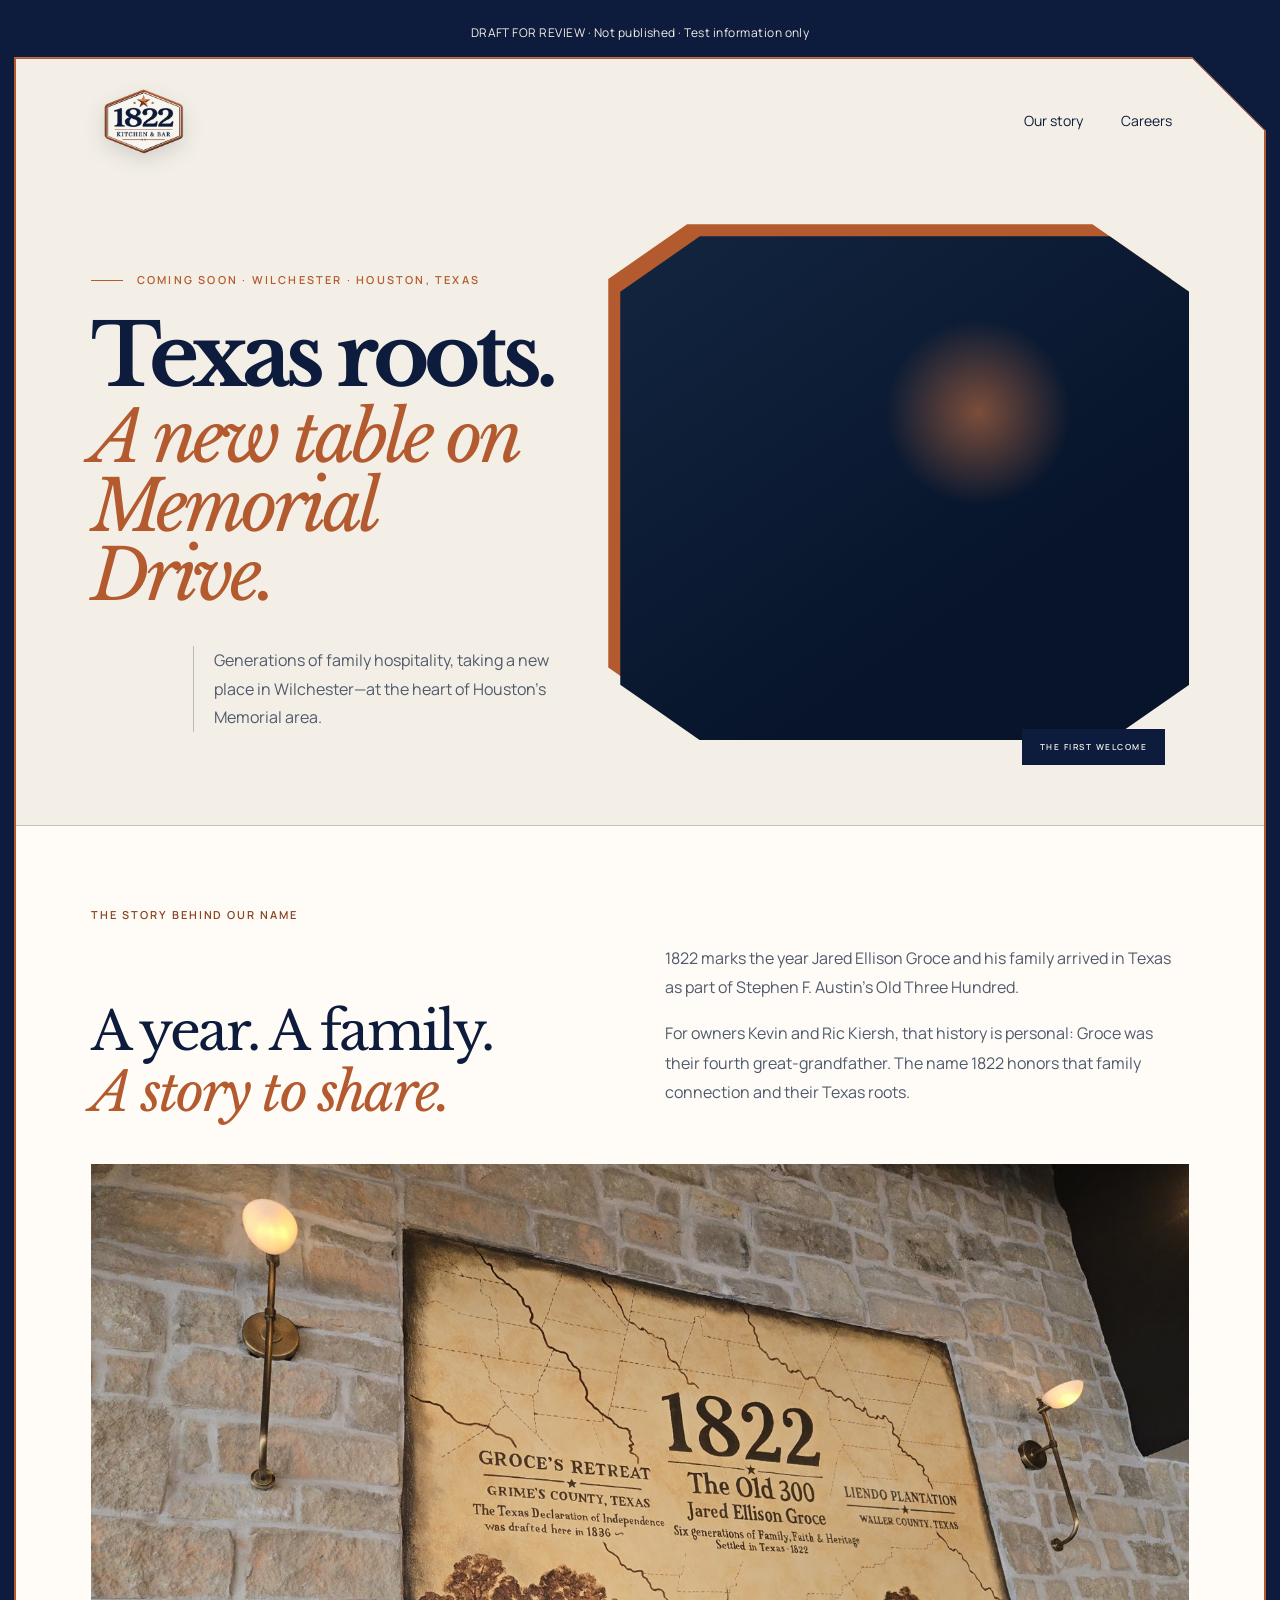
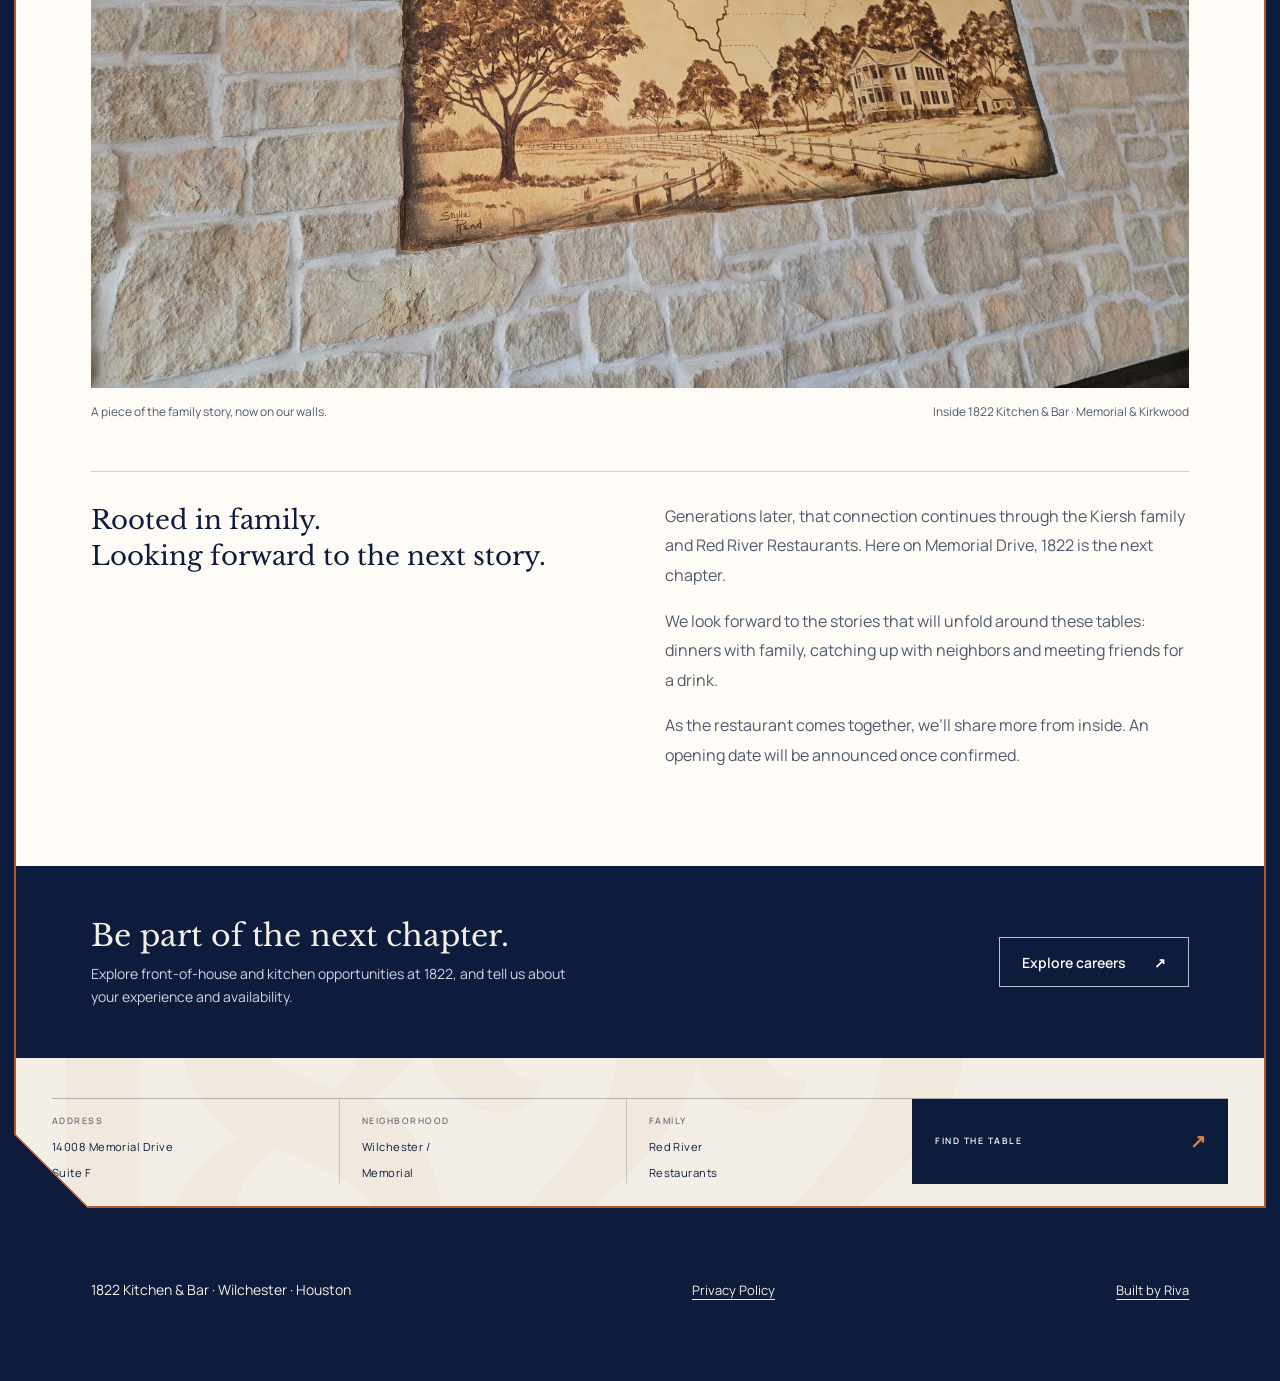
<file: index.html>
<!doctype html>
<html lang="en">
<head>
  <meta charset="utf-8">
  <meta name="viewport" content="width=device-width, initial-scale=1">
  <meta name="theme-color" content="#f3efe6">
  <meta name="description" content="1822 Kitchen & Bar is coming soon to Wilchester on Memorial Drive in Houston, Texas.">
  <meta name="robots" content="index, follow, max-image-preview:large">
  <title>1822 Kitchen & Bar | Coming to Wilchester</title>
  <link rel="canonical" href="https://1822kitchenandbar.com/">
  <link rel="icon" href="/favicon.ico" sizes="16x16 32x32 48x48" type="image/x-icon">
  <link rel="icon" href="/assets/brand/favicon-16-v1.png" sizes="16x16" type="image/png">
  <link rel="icon" href="/assets/brand/favicon-32-v1.png" sizes="32x32" type="image/png">
  <link rel="icon" href="/assets/brand/favicon-48-v1.png" sizes="48x48" type="image/png">
  <link rel="apple-touch-icon" href="/apple-touch-icon.png" sizes="180x180">
  <link rel="manifest" href="/site.webmanifest">
  <meta property="og:type" content="website">
  <meta property="og:site_name" content="1822 Kitchen & Bar">
  <meta property="og:title" content="1822 Kitchen & Bar | Coming to Wilchester">
  <meta property="og:description" content="Texas roots. A new table on Memorial Drive, coming soon to Wilchester in Houston.">
  <meta property="og:url" content="https://1822kitchenandbar.com/">
  <meta property="og:image" content="https://1822kitchenandbar.com/assets/brand/1822-share-v1.png">
  <meta property="og:image:secure_url" content="https://1822kitchenandbar.com/assets/brand/1822-share-v1.png">
  <meta property="og:image:type" content="image/png">
  <meta property="og:image:width" content="1200">
  <meta property="og:image:height" content="630">
  <meta property="og:image:alt" content="1822 Kitchen & Bar's approved badge on a navy background">
  <meta property="og:locale" content="en_US">
  <meta name="twitter:card" content="summary_large_image">
  <meta name="twitter:title" content="1822 Kitchen & Bar | Coming to Wilchester">
  <meta name="twitter:description" content="Texas roots. A new table on Memorial Drive, coming soon to Wilchester in Houston.">
  <meta name="twitter:image" content="https://1822kitchenandbar.com/assets/brand/1822-share-v1.png">
  <meta name="twitter:image:alt" content="1822 Kitchen & Bar's approved badge on a navy background">
  <link rel="preconnect" href="https://fonts.googleapis.com">
  <link rel="preconnect" href="https://fonts.gstatic.com" crossorigin>
  <link href="https://fonts.googleapis.com/css2?family=Libre+Baskerville:ital,wght@0,400;0,700;1,400&family=Manrope:wght@400;500;600&display=swap" rel="stylesheet">
  <link rel="stylesheet" href="styles.css">
  <link rel="stylesheet" href="site-updates.css">
  <script defer src="site-config.js"></script>
  <script defer src="site.js"></script>
  <script type="application/ld+json">
    {
      "@context": "https://schema.org",
      "@type": "Restaurant",
      "@id": "https://1822kitchenandbar.com/#restaurant",
      "name": "1822 Kitchen & Bar",
      "url": "https://1822kitchenandbar.com/",
      "description": "1822 Kitchen & Bar is coming soon to Wilchester on Memorial Drive in Houston, Texas.",
      "logo": "https://1822kitchenandbar.com/assets/brand/primary-badge-web.png",
      "image": "https://1822kitchenandbar.com/hostess-stand.jpg",
      "address": {
        "@type": "PostalAddress",
        "streetAddress": "14008 Memorial Drive, Suite F",
        "addressLocality": "Houston",
        "addressRegion": "TX",
        "postalCode": "77079",
        "addressCountry": "US"
      },
      "parentOrganization": {
        "@type": "Organization",
        "name": "Red River Restaurants",
        "url": "https://redriverrestaurants.com/"
      }
    }
  </script>
</head>
<body>
  <a class="skip" href="#main">Skip to content</a>

  <main class="stage long-page" id="main">
    <header class="masthead">
      <a class="brand" href="#main" aria-label="1822 Kitchen & Bar home">
        <img src="assets/brand/header-badge-v1.webp" alt="1822 Kitchen & Bar" width="400" height="240">
      </a>
      <nav class="site-nav" aria-label="Main navigation"><a href="#story">Our story</a><a href="careers/">Careers</a></nav>
    </header>

    <section class="hero" aria-labelledby="headline">
      <div class="hero-copy">
        <p class="edition">Coming soon · Wilchester · Houston, Texas</p>
        <h1 id="headline"><span>Texas roots.</span><strong>A new table on<br>Memorial Drive.</strong></h1>
        <p class="intro">Generations of family hospitality, taking a new place in Wilchester—at the heart of Houston’s Memorial area.</p>
      </div>

      <div class="portrait" data-portrait>
        <div class="portrait-surface">
          <img src="hostess-stand.jpg" alt="The 1822 Kitchen & Bar host stand in Wilchester, Houston" width="911" height="584" fetchpriority="high" data-hostess-photo>
        </div>
        <p class="photo-note">The first welcome</p>
      </div>
    </section>

    <section class="story" id="story" aria-labelledby="story-heading">
      <p class="section-label">The story behind our name</p>
      <div class="story-heading">
        <h2 class="editorial-heading" id="story-heading">A year. A family.<br><em>A story to share.</em></h2>
        <div class="body-copy"><p>1822 marks the year Jared Ellison Groce and his family arrived in Texas as part of Stephen F. Austin’s Old Three Hundred.</p><p>For owners Kevin and Ric Kiersh, that history is personal: Groce was their fourth great-grandfather. The name 1822 honors that family connection and their Texas roots.</p></div>
      </div>
      <figure class="mural"><img src="assets/photos/mural-1600.jpg" srcset="assets/photos/mural-800.jpg 800w, assets/photos/mural-1600.jpg 1600w" sizes="(max-width: 600px) calc(100vw - 64px), 88vw" alt="The 1822 family-history mural on a stone wall, showing a Texas map and the name Jared Ellison Groce" width="1600" height="1200" loading="lazy" decoding="async"><figcaption><span>A piece of the family story, now on our walls.</span><span>Inside 1822 Kitchen &amp; Bar · Memorial &amp; Kirkwood</span></figcaption></figure>
      <div class="story-closing"><h3>Rooted in family.<br>Looking forward to the next story.</h3><div class="body-copy"><p>Generations later, that connection continues through the Kiersh family and Red River Restaurants. Here on Memorial Drive, 1822 is the next chapter.</p><p>We look forward to the stories that will unfold around these tables: dinners with family, catching up with neighbors and meeting friends for a drink.</p><p>As the restaurant comes together, we’ll share more from inside. An opening date will be announced once confirmed.</p></div></div>
    </section>
    <section class="careers-strip" aria-labelledby="team-heading"><div><h2 id="team-heading">Be part of the next chapter.</h2><p>Explore front-of-house and kitchen opportunities at 1822, and tell us about your experience and availability.</p></div><a class="button" href="careers/">Explore careers <span aria-hidden="true">↗</span></a></section>
    <footer class="information" style="margin-top:40px">
      <div><span>Address</span><strong>14008 Memorial Drive<br>Suite F</strong></div>
      <div><span>Neighborhood</span><strong>Wilchester /<br>Memorial</strong></div>
      <div><span>Family</span><strong>Red River<br>Restaurants</strong></div>
      <a href="https://maps.google.com/?q=14008+Memorial+Drive+Suite+F+Houston+TX+77079" target="_blank" rel="noopener">
        <span>Find the table</span><b>↗</b>
      </a>
    </footer>
  </main>

<footer class="site-footer" style="color:var(--paper)"><div class="footer-bottom"><p>1822 Kitchen &amp; Bar · Wilchester · Houston</p><a href="https://redriverrestaurants.com/privacy-policy/">Privacy Policy</a><a href="https://rivastrategies.com/">Built by Riva</a></div></footer>
  <script src="script.js"></script>
  <script defer src="analytics-events.js"></script>
</body>
</html>
</file>
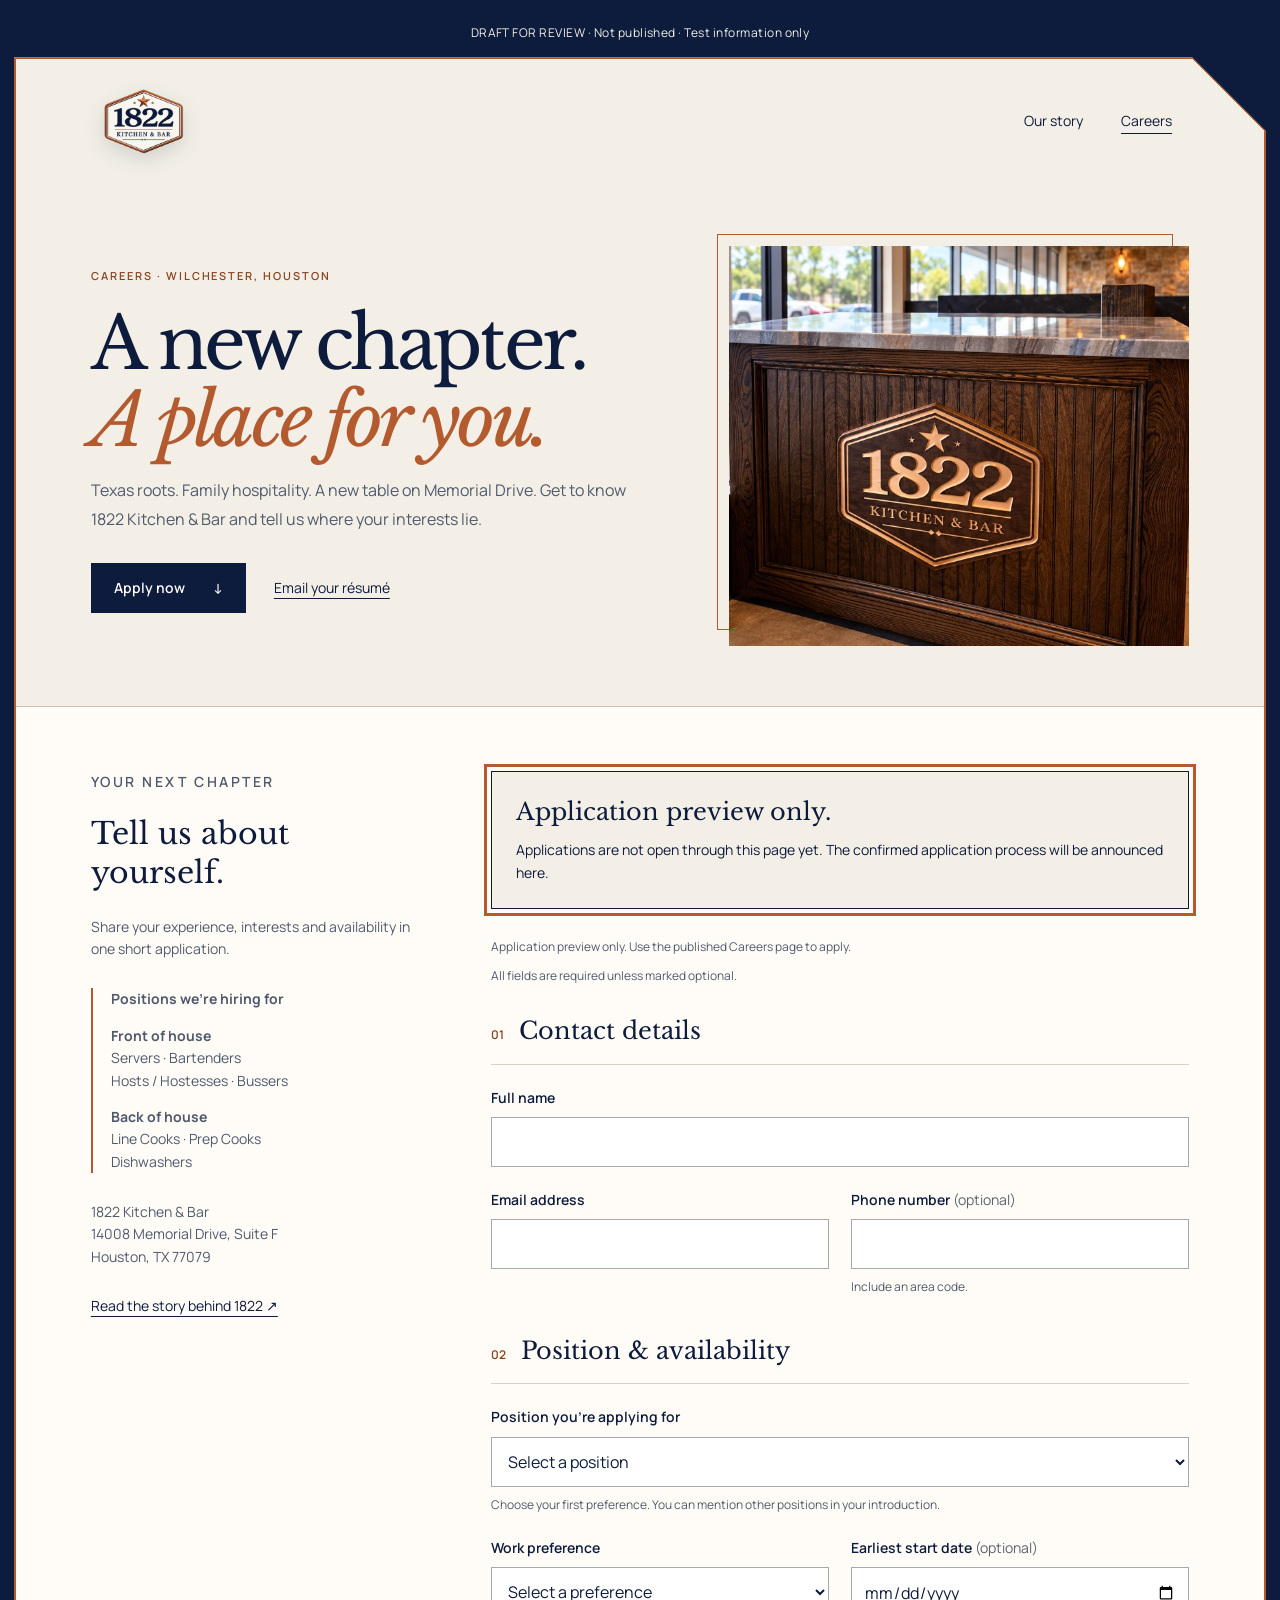
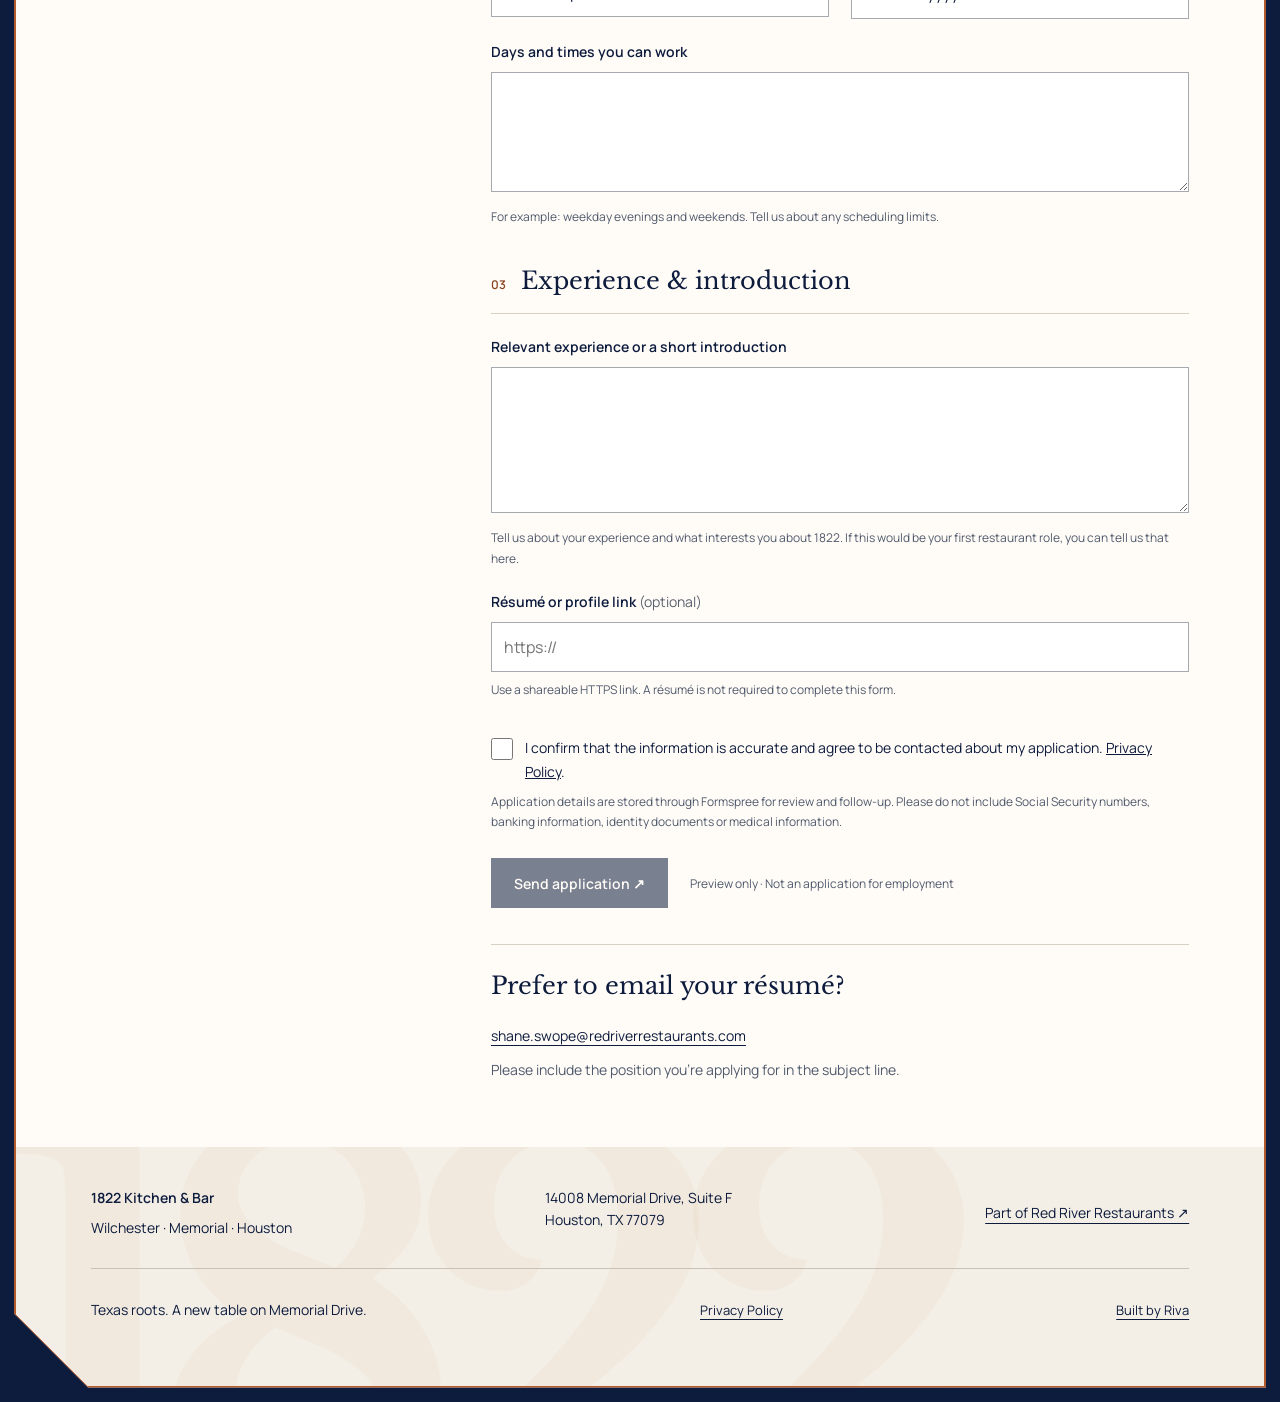
<file: careers/index.html>
<!doctype html>
<html lang="en">
<head>
  <meta charset="utf-8">
  <meta name="viewport" content="width=device-width, initial-scale=1">
  <meta name="theme-color" content="#f3efe6">
  <meta name="robots" content="index, follow, max-image-preview:large">
  <meta name="description" content="Explore careers at 1822 Kitchen & Bar in Wilchester, Houston. Share your interests, experience and availability.">
  <title>Careers | 1822 Kitchen & Bar</title>
  <link rel="canonical" href="https://1822kitchenandbar.com/careers/">
  <link rel="icon" href="/favicon.ico" sizes="16x16 32x32 48x48" type="image/x-icon">
  <link rel="icon" href="/assets/brand/favicon-16-v1.png" sizes="16x16" type="image/png">
  <link rel="icon" href="/assets/brand/favicon-32-v1.png" sizes="32x32" type="image/png">
  <link rel="icon" href="/assets/brand/favicon-48-v1.png" sizes="48x48" type="image/png">
  <link rel="apple-touch-icon" href="/apple-touch-icon.png" sizes="180x180">
  <link rel="manifest" href="/site.webmanifest">
  <meta property="og:type" content="website">
  <meta property="og:site_name" content="1822 Kitchen & Bar">
  <meta property="og:title" content="Careers | 1822 Kitchen & Bar">
  <meta property="og:description" content="Join the 1822 team in Wilchester, Houston. Explore front-of-house and kitchen roles and apply online.">
  <meta property="og:url" content="https://1822kitchenandbar.com/careers/">
  <meta property="og:image" content="https://1822kitchenandbar.com/assets/brand/1822-share-v1.png">
  <meta property="og:image:secure_url" content="https://1822kitchenandbar.com/assets/brand/1822-share-v1.png">
  <meta property="og:image:type" content="image/png">
  <meta property="og:image:width" content="1200">
  <meta property="og:image:height" content="630">
  <meta property="og:image:alt" content="1822 Kitchen & Bar's approved badge on a navy background">
  <meta property="og:locale" content="en_US">
  <meta name="twitter:card" content="summary_large_image">
  <meta name="twitter:title" content="Careers | 1822 Kitchen & Bar">
  <meta name="twitter:description" content="Join the 1822 team in Wilchester, Houston. Explore front-of-house and kitchen roles and apply online.">
  <meta name="twitter:image" content="https://1822kitchenandbar.com/assets/brand/1822-share-v1.png">
  <meta name="twitter:image:alt" content="1822 Kitchen & Bar's approved badge on a navy background">
  <link rel="preconnect" href="https://fonts.googleapis.com">
  <link rel="preconnect" href="https://fonts.gstatic.com" crossorigin>
  <link href="https://fonts.googleapis.com/css2?family=Libre+Baskerville:ital,wght@0,400;0,700;1,400&amp;family=Manrope:wght@400;500;600&amp;display=swap" rel="stylesheet">
  <link rel="stylesheet" href="../styles.css">
  <link rel="stylesheet" href="../site-updates.css">
  <script defer src="../site-config.js"></script>
  <script defer src="../site.js"></script>
  <script defer src="../analytics-events.js"></script>
  <script defer src="careers.js"></script>
</head>
<body>
  <a class="skip" href="#main">Skip to content</a>
  <div class="stage long-page">
    <header class="masthead">
      <a class="brand" href="../" aria-label="1822 Kitchen & Bar home"><img src="../assets/brand/header-badge-v1.webp" alt="1822 Kitchen & Bar" width="400" height="240"></a>
      <nav class="site-nav" aria-label="Main navigation"><a href="../#story">Our story</a><a href="./" aria-current="page">Careers</a></nav>
    </header>
    <main id="main">
      <section class="careers-hero" aria-labelledby="careers-title">
        <div>
          <p class="section-label">Careers · Wilchester, Houston</p>
          <h1 id="careers-title">A new chapter.<em>A place for you.</em></h1>
          <p class="body-copy">Texas roots. Family hospitality. A new table on Memorial Drive. Get to know 1822 Kitchen &amp; Bar and tell us where your interests lie.</p>
          <div class="hero-links"><a class="button" href="#application-form">Apply now <span aria-hidden="true">↓</span></a><a class="text-link" href="#resume-email-heading">Email your résumé</a></div>
        </div>
        <figure class="careers-photo"><img src="../hostess-stand.jpg" width="911" height="584" alt="The 1822 Kitchen & Bar host stand, with the restaurant badge above it"></figure>
      </section>
      <section class="application-section" id="application" aria-labelledby="application-heading">
        <aside class="application-sidebar">
          <p class="section-label">Your next chapter</p>
          <h2 id="application-heading">Tell us about yourself.</h2>
          <p>Share your experience, interests and availability in one short application.</p>
          <div class="status-note"><p><strong>Positions we're hiring for</strong></p><p><strong>Front of house</strong><br>Servers · Bartenders<br>Hosts / Hostesses · Bussers</p><p><strong>Back of house</strong><br>Line Cooks · Prep Cooks<br>Dishwashers</p></div>
          <p>1822 Kitchen &amp; Bar<br>14008 Memorial Drive, Suite F<br>Houston, TX 77079</p>
          <a class="text-link" href="../#story">Read the story behind 1822 ↗</a>
        </aside>
        <div>
          <div id="form-feedback" class="form-feedback" tabindex="-1" role="status" aria-live="polite" hidden></div>
          <form id="application-form" class="application-form" method="post" tabindex="-1" novalidate>
            <p class="form-note" id="draft-form-note" hidden></p>
            <p class="form-note">All fields are required unless marked optional.</p>
            <fieldset style="margin-top:28px">
              <legend><span class="step-number">01</span>Contact details</legend>
              <div class="form-grid">
                <div class="field field-full"><label for="full-name">Full name</label><input id="full-name" name="name" autocomplete="name" maxlength="120" required></div>
                <div class="field"><label for="email">Email address</label><input id="email" name="email" type="email" autocomplete="email" inputmode="email" maxlength="254" required></div>
                <div class="field"><label for="phone">Phone number <span>(optional)</span></label><input id="phone" name="phone" type="tel" autocomplete="tel" inputmode="tel" maxlength="30" aria-describedby="phone-help"><small id="phone-help">Include an area code.</small></div>
              </div>
            </fieldset>
            <fieldset>
              <legend><span class="step-number">02</span>Position &amp; availability</legend>
              <div class="form-grid">
                <div class="field field-full"><label for="interest">Position you're applying for</label><select id="interest" name="position" required aria-describedby="interest-help"><option value="">Select a position</option><option>Server</option><option>Bartender</option><option>Host / Hostess</option><option>Busser</option><option>Line Cook</option><option>Prep Cook</option><option>Dishwasher</option></select><small id="interest-help">Choose your first preference. You can mention other positions in your introduction.</small></div>
                <div class="field"><label for="work-preference">Work preference</label><select id="work-preference" name="work_preference" required><option value="">Select a preference</option><option>Full-time</option><option>Part-time</option><option>Either / open to discussion</option></select></div>
                <div class="field"><label for="start-date">Earliest start date <span>(optional)</span></label><input id="start-date" name="earliest_start_date" type="date"></div>
                <div class="field field-full"><label for="availability">Days and times you can work</label><textarea id="availability" name="availability" rows="3" maxlength="800" required aria-describedby="availability-help"></textarea><small id="availability-help">For example: weekday evenings and weekends. Tell us about any scheduling limits.</small></div>
              </div>
            </fieldset>
            <fieldset>
              <legend><span class="step-number">03</span>Experience &amp; introduction</legend>
              <div class="form-grid">
                <div class="field field-full"><label for="experience">Relevant experience or a short introduction</label><textarea id="experience" name="experience" rows="5" maxlength="2500" required aria-describedby="experience-help"></textarea><small id="experience-help">Tell us about your experience and what interests you about 1822. If this would be your first restaurant role, you can tell us that here.</small></div>
                <div class="field field-full"><label for="resume">Résumé or profile link <span>(optional)</span></label><input id="resume" name="resume_url" type="url" maxlength="500" placeholder="https://" aria-describedby="resume-help"><small id="resume-help">Use a shareable HTTPS link. A résumé is not required to complete this form.</small></div>
              </div>
            </fieldset>
            <div class="honeypot" aria-hidden="true"><label for="website">Leave this field empty</label><input id="website" name="_gotcha" tabindex="-1" autocomplete="off"></div>
            <label class="checkline" for="consent"><input id="consent" name="contact_consent" value="yes" type="checkbox" required><span>I confirm that the information is accurate and agree to be contacted about my application. <a href="https://redriverrestaurants.com/privacy-policy/" target="_blank" rel="noopener">Privacy Policy</a>.</span></label>
            <p class="form-note">Application details are stored through Formspree for review and follow-up. Please do not include Social Security numbers, banking information, identity documents or medical information.</p>
            <div class="submit-row"><button class="button" id="submit-application" type="submit" disabled>Send application <span aria-hidden="true">↗</span></button><p>Your details are used to review and respond to your application.</p></div>
            <noscript><p class="form-feedback">Please enable JavaScript to send your application, or email your résumé using the link below.</p></noscript>
          </form>
          <aside class="resume-alternative" aria-labelledby="resume-email-heading">
            <h3 id="resume-email-heading" tabindex="-1">Prefer to email your résumé?</h3>
            <p><a href="mailto:shane.swope@redriverrestaurants.com?subject=1822%20Kitchen%20%26%20Bar%20%E2%80%94%20R%C3%A9sum%C3%A9%20submission">shane.swope@redriverrestaurants.com</a></p>
            <p>Please include the position you’re applying for in the subject line.</p>
          </aside>
        </div>
      </section>
    </main>
    <footer class="site-footer">
      <div class="footer-top"><p><strong>1822 Kitchen &amp; Bar</strong>Wilchester · Memorial · Houston</p><p>14008 Memorial Drive, Suite F<br>Houston, TX 77079</p><a class="text-link" href="https://redriverrestaurants.com/">Part of Red River Restaurants ↗</a></div>
      <div class="footer-bottom"><p>Texas roots. A new table on Memorial Drive.</p><a href="https://redriverrestaurants.com/privacy-policy/">Privacy Policy</a><a href="https://rivastrategies.com/">Built by Riva</a></div>
    </footer>
  </div>
</body>
</html>
</file>
<file: styles.css>
:root {
  --navy: #0d1b3d;
  --navy-soft: #16264a;
  --copper: #b35a2e;
  --copper-hot: #d9824b;
  --paper: #f3efe6;
  --paper-light: #fffcf7;
  --ink-muted: rgba(13, 27, 61, .58);
  --serif: "Libre Baskerville", Georgia, serif;
  --sans: "Manrope", Arial, sans-serif;
}

* { box-sizing: border-box; }
html, body { margin: 0; min-height: 100%; }
body {
  padding: 14px;
  color: var(--navy);
  background: var(--navy);
  font-family: var(--sans);
  -webkit-font-smoothing: antialiased;
}
img { display: block; max-width: 100%; }
a { color: inherit; }
.skip { position: fixed; z-index: 20; top: 8px; left: 8px; padding: 8px 12px; background: white; transform: translateY(-150%); }
.skip:focus { transform: none; }

.stage {
  position: relative;
  display: grid;
  grid-template-rows: auto 1fr auto;
  min-height: calc(100svh - 28px);
  overflow: hidden;
  background: var(--paper);
  clip-path: polygon(0 0, calc(100% - 74px) 0, 100% 74px, 100% 100%, 74px 100%, 0 calc(100% - 74px));
}
.stage::before {
  content: "";
  position: absolute;
  z-index: 10;
  inset: 0;
  pointer-events: none;
  background:
    linear-gradient(var(--copper), var(--copper)) 0 0 / calc(100% - 74px) 2px no-repeat,
    linear-gradient(45deg, transparent 48.8%, var(--copper) 49%, var(--copper) 51%, transparent 51.2%) 100% 0 / 74px 74px no-repeat,
    linear-gradient(var(--copper), var(--copper)) 100% 74px / 2px calc(100% - 74px) no-repeat,
    linear-gradient(var(--copper), var(--copper)) 74px 100% / calc(100% - 74px) 2px no-repeat,
    linear-gradient(45deg, transparent 48.8%, var(--copper) 49%, var(--copper) 51%, transparent 51.2%) 0 100% / 74px 74px no-repeat,
    linear-gradient(var(--copper), var(--copper)) 0 0 / 2px calc(100% - 74px) no-repeat;
}
.stage::after {
  content: "1822";
  position: absolute;
  z-index: 0;
  left: -2vw;
  bottom: -10vw;
  color: rgba(188, 94, 47, .045);
  font: 700 min(39vw, 44rem)/.75 var(--serif);
  letter-spacing: -.12em;
  pointer-events: none;
}

.masthead {
  position: relative;
  z-index: 5;
  display: grid;
  grid-template-columns: 1fr auto auto;
  align-items: start;
  gap: clamp(24px, 5vw, 80px);
  padding: 20px 38px 0;
}
.brand {
  display: block;
  width: 126px;
  margin-top: -6px;
  text-decoration: none;
}
.brand img {
  width: 100%;
  height: auto;
  filter: drop-shadow(0 7px 10px rgba(13, 27, 61, .14));
}
.coordinates, .opening {
  margin: 0;
  font: 600 .58rem/1.6 var(--sans);
  letter-spacing: .18em;
  text-transform: uppercase;
}
.coordinates { color: var(--ink-muted); }
.opening {
  display: flex;
  align-items: center;
  gap: 9px;
  margin-right: 64px;
  white-space: nowrap;
}
.opening span { width: 7px; height: 7px; border-radius: 50%; background: var(--copper); box-shadow: 0 0 0 5px rgba(188,94,47,.12); }

.hero {
  position: relative;
  z-index: 2;
  display: grid;
  grid-template-columns: minmax(0, .9fr) minmax(500px, 1.1fr);
  align-items: center;
  gap: clamp(30px, 5vw, 92px);
  padding: 20px clamp(38px, 6vw, 112px) 24px;
}
.hero-copy { align-self: center; padding-top: 3vh; }
.edition {
  display: flex;
  align-items: center;
  gap: 14px;
  margin: 0 0 30px;
  color: var(--copper);
  font: 600 .62rem/1 var(--sans);
  letter-spacing: .2em;
  text-transform: uppercase;
}
.edition::before { content: ""; width: 32px; height: 1px; background: var(--copper); }
h1 { margin: 0; }
h1 span {
  display: block;
  margin: 0 0 .1em;
  font: 700 clamp(3.2rem, 6.7vw, 8.2rem)/.88 var(--serif);
  letter-spacing: -.07em;
}
h1 strong {
  display: block;
  color: var(--copper);
  font: 400 italic clamp(2.8rem, 5.5vw, 6.7rem)/.98 var(--serif);
  letter-spacing: -.055em;
}
.intro {
  max-width: 530px;
  margin: 36px 0 0 clamp(0px, 8vw, 130px);
  padding-left: 20px;
  border-left: 1px solid rgba(11,26,54,.25);
  color: var(--ink-muted);
  font-size: clamp(.82rem, 1vw, 1rem);
  line-height: 1.8;
}

.portrait {
  position: relative;
  justify-self: end;
  width: min(100%, 780px);
  height: min(56vh, 580px);
  min-height: 400px;
  isolation: isolate;
}
.portrait::before {
  content: "";
  position: absolute;
  z-index: -1;
  inset: -12px 18px 18px -12px;
  background: var(--copper);
  clip-path: polygon(14% 0, 86% 0, 100% 11%, 100% 89%, 86% 100%, 14% 100%, 0 89%, 0 11%);
}
.portrait-surface {
  position: absolute;
  inset: 0;
  overflow: hidden;
  color: var(--paper-light);
  background:
    radial-gradient(circle at var(--glow-x, 63%) var(--glow-y, 35%), rgba(226,125,67,.52), transparent 19%),
    linear-gradient(145deg, #132540, #07142a 70%);
  clip-path: polygon(14% 0, 86% 0, 100% 11%, 100% 89%, 86% 100%, 14% 100%, 0 89%, 0 11%);
}
.portrait-surface::before {
  content: "";
  position: absolute;
  inset: 0;
  opacity: .2;
  background-image: linear-gradient(90deg, transparent 49.8%, rgba(255,255,255,.15) 50%, transparent 50.2%), linear-gradient(transparent 49.8%, rgba(255,255,255,.1) 50%, transparent 50.2%);
  background-size: 72px 72px;
}
.portrait-surface > img {
  position: absolute;
  z-index: 2;
  inset: -7px;
  width: calc(100% + 14px);
  height: calc(100% + 14px);
  object-fit: cover;
  object-position: 50% 50%;
  opacity: 0;
  filter: saturate(.82) contrast(1.04);
  transform: translate3d(var(--shift-x, 0), var(--shift-y, 0), 0) scale(1.018);
  transition: opacity .7s ease, transform 1.2s cubic-bezier(.18,.72,.22,1);
}
.portrait.photo-ready .portrait-surface > img { opacity: 1; }
.portrait.photo-ready .portrait-surface::after {
  content: "";
  position: absolute;
  z-index: 3;
  inset: 0;
  background:
    radial-gradient(circle 220px at var(--glow-x, 66%) var(--glow-y, 30%), rgba(255, 214, 170, .16), transparent 72%),
    linear-gradient(180deg, rgba(13,27,61,.03), rgba(13,27,61,.46)),
    radial-gradient(circle at 70% 30%, transparent, rgba(13,27,61,.22));
  transition: background .25s linear;
}
.photo-note {
  position: absolute;
  z-index: 5;
  right: 24px;
  bottom: -25px;
  margin: 0;
  padding: 14px 18px;
  color: var(--paper);
  background: var(--navy);
  font: 600 .52rem/1 var(--sans);
  letter-spacing: .18em;
  text-transform: uppercase;
}

.information {
  position: relative;
  z-index: 4;
  display: grid;
  grid-template-columns: repeat(3, 1fr) minmax(190px, 1.1fr);
  margin: 0 38px 24px;
  border-top: 1px solid rgba(11,26,54,.28);
}
.information > div, .information > a { padding: 18px 18px 0 0; }
.information > div + div, .information > a { padding-left: 22px; border-left: 1px solid rgba(11,26,54,.18); }
.information span { display: block; margin-bottom: 7px; color: var(--ink-muted); font: 600 .55rem/1 var(--sans); letter-spacing: .17em; text-transform: uppercase; }
.information strong { font: 400 .7rem/1.55 var(--sans); letter-spacing: .04em; }
.information > a {
  display: flex;
  align-items: center;
  justify-content: space-between;
  color: var(--paper-light);
  background: var(--navy);
  padding: 0 22px;
  text-decoration: none;
  transition: background .2s ease;
}
.information > a span { margin: 0; color: inherit; }
.information > a b { color: var(--copper-hot); font-size: 1.2rem; }
.information > a:hover { background: var(--copper); }
.information > a:hover b { color: var(--paper-light); }
.credit { position: fixed; right: 2px; top: 50%; margin: 0; color: rgba(238,230,216,.45); transform: translateY(-50%) rotate(90deg); transform-origin: center; font: 500 .48rem/1 var(--sans); letter-spacing: .16em; text-transform: uppercase; }
.policy { position: fixed; z-index: 12; left: 26px; bottom: 3px; margin: 0; color: rgba(238,230,216,.72); font: 500 .52rem/1 var(--sans); letter-spacing: .08em; }
.policy a { text-underline-offset: 3px; }

@media (prefers-reduced-motion: no-preference) {
  .masthead, .hero-copy, .portrait, .information { opacity: 0; animation: enter .9s cubic-bezier(.2,.75,.2,1) forwards; }
  .hero-copy { animation-delay: .08s; }.portrait { animation-delay: .18s; }.information { animation-delay: .28s; }
  .portrait-surface { animation: aperture 1.15s .18s cubic-bezier(.22,.78,.18,1) both; }
  h1 span, h1 strong { opacity: 0; animation: headline 1s cubic-bezier(.18,.72,.22,1) forwards; }
  h1 span { animation-delay: .12s; }
  h1 strong { animation-delay: .22s; }
  @keyframes enter { from { opacity: 0; transform: translateY(18px); } to { opacity: 1; transform: translateY(0); } }
  @keyframes headline { from { opacity: 0; transform: translateY(.28em); } to { opacity: 1; transform: translateY(0); } }
  @keyframes aperture {
    from { clip-path: polygon(48% 48%, 52% 48%, 52% 52%, 52% 52%, 52% 52%, 48% 52%, 48% 52%, 48% 48%); }
    to { clip-path: polygon(14% 0, 86% 0, 100% 11%, 100% 89%, 86% 100%, 14% 100%, 0 89%, 0 11%); }
  }
}

@media (max-width: 900px) {
  body { padding: 8px; }
  .stage { min-height: calc(100svh - 16px); clip-path: polygon(0 0, calc(100% - 38px) 0, 100% 38px, 100% 100%, 38px 100%, 0 calc(100% - 38px)); }
  .stage::before { background: linear-gradient(var(--copper), var(--copper)) 0 0 / calc(100% - 38px) 1px no-repeat, linear-gradient(45deg, transparent 48.4%, var(--copper) 49%, var(--copper) 51%, transparent 51.6%) 100% 0 / 38px 38px no-repeat, linear-gradient(var(--copper), var(--copper)) 100% 38px / 1px calc(100% - 38px) no-repeat, linear-gradient(var(--copper), var(--copper)) 38px 100% / calc(100% - 38px) 1px no-repeat, linear-gradient(45deg, transparent 48.4%, var(--copper) 49%, var(--copper) 51%, transparent 51.6%) 0 100% / 38px 38px no-repeat, linear-gradient(var(--copper), var(--copper)) 0 0 / 1px calc(100% - 38px) no-repeat; }
  .masthead { grid-template-columns: 1fr auto; padding: 12px 20px 0; }
  .brand { width: 92px; margin-top: -3px; }
  .coordinates { display: none; }
  .hero { grid-template-columns: 1fr; gap: 32px; padding: 24px 20px 34px; }
  .hero-copy { padding-top: 0; }
  .edition { margin-bottom: 20px; }
  h1 span { font-size: clamp(3.4rem, 15vw, 5.8rem); }
  h1 strong { font-size: clamp(2.7rem, 12vw, 4.9rem); }
  .intro { margin: 26px 0 0 14vw; }
  .portrait { justify-self: center; width: min(88vw, 680px); height: 48vh; min-height: 360px; }
  .information { grid-template-columns: 1fr 1fr; margin: 0 20px 20px; }
  .information > div:nth-child(3) { border-left: 0; }
  .information > a { min-height: 70px; }
  .credit { display: none; }
  .policy { left: 16px; bottom: 1px; }
}

@media (max-width: 520px) {
  .masthead { align-items: start; }
  .opening { margin-right: 24px; font-size: .52rem; }
  .hero { padding-top: 16px; }
  .edition { letter-spacing: .13em; }
  h1 span { font-size: 15vw; }
  h1 strong { font-size: 11.7vw; }
  .intro { max-width: 280px; font-size: .75rem; }
  .portrait { width: calc(100vw - 78px); height: 42vh; min-height: 330px; }
  .information { grid-template-columns: 1fr 1fr; }
  .information > div { padding-top: 14px; padding-bottom: 10px; }
  .information > div:nth-child(3) { display: none; }
  .information > a { grid-column: 1 / -1; border-left: 0; }
}

@media (prefers-reduced-motion: reduce) {
  *, *::before, *::after { animation: none !important; transition: none !important; }
}
</file>
<file: site-updates.css>
/* Extend the existing navy, copper, parchment and type system. */
html { scroll-behavior: smooth; scroll-padding-top: 24px; }
body { line-height: 1.6; }
[hidden] { display: none !important; }
:focus-visible { outline: 3px solid var(--copper); outline-offset: 4px; }
.draft-banner { padding: 9px 16px 15px; color: var(--paper); text-align: center; font-size: 12px; letter-spacing: .04em; }
.long-page { display: block; }
.long-page .masthead { grid-template-columns: auto 1fr; align-items: center; padding: 24px clamp(22px, 5vw, 76px); }
.long-page .brand { width: 135px; margin: 0; }
.site-nav { display: flex; align-items: center; justify-content: flex-end; gap: clamp(16px, 3vw, 40px); padding-right: 30px; }
.site-nav a { display: inline-flex; align-items: center; min-height: 48px; font-size: 14px; text-decoration: none; }
.site-nav a:hover, .site-nav a[aria-current] { text-decoration: underline; text-underline-offset: 7px; }
.long-page .hero { padding-top: 50px; padding-bottom: 85px; }
.long-page .edition { font-size: 11px; line-height: 1.6; }
.long-page .intro { font-size: 16px; color: #505a6d; }
.button { display: inline-flex; min-height: 50px; align-items: center; justify-content: center; gap: 28px; padding: 13px 22px; border: 1px solid var(--navy); background: var(--navy); color: var(--paper-light); text-decoration: none; font: 600 14px/1.5 var(--sans); cursor: pointer; }
.button:hover { background: var(--navy-soft); }
.button:disabled { opacity: .55; cursor: not-allowed; }
.text-link { display: inline-flex; align-items: center; min-height: 48px; text-underline-offset: 5px; font-size: 14px; }
.hero-links { display: flex; flex-wrap: wrap; align-items: center; gap: 12px 28px; margin-top: 28px; }
.story { position: relative; z-index: 2; padding: 80px clamp(24px, 6vw, 100px); border-top: 1px solid #c9c1b3; background: var(--paper-light); }
.section-label { margin: 0 0 20px; color: #89431f; font-size: 11px; font-weight: 600; letter-spacing: .18em; text-transform: uppercase; }
.story-heading { display: grid; grid-template-columns: 1fr 1fr; gap: 50px; align-items: end; margin-bottom: 40px; }
.editorial-heading { margin: 0; font: 400 clamp(2rem, 4.2vw, 4.5rem)/1.14 var(--serif); letter-spacing: -.045em; }
.editorial-heading em { color: var(--copper); font-weight: 400; }
.body-copy { max-width: 58ch; color: #505a6d; font-size: 16px; line-height: 1.85; }
.body-copy p:first-child { margin-top: 0; }
.mural { margin: 0; }
.mural img { width: 100%; height: auto; aspect-ratio: 4 / 3; }
.mural figcaption { display: flex; justify-content: space-between; gap: 20px; margin-top: 14px; color: #505a6d; font-size: 12px; }
.story-closing { display: grid; grid-template-columns: 1fr 1fr; gap: 50px; margin-top: 50px; padding-top: 30px; border-top: 1px solid #d8d0c2; }
.story-closing h3 { margin: 0 0 20px; font: 400 26px/1.4 var(--serif); }
.careers-strip { position: relative; z-index: 2; display: flex; justify-content: space-between; align-items: center; gap: 32px; padding: 50px clamp(24px, 6vw, 100px); background: var(--navy); color: var(--paper); }
.careers-strip h2 { margin: 0 0 8px; font: 400 30px/1.3 var(--serif); }
.careers-strip p { margin: 0; max-width: 55ch; font-size: 14px; color: #d0d4de; }
.careers-strip .button { border-color: #b9c0d0; flex-shrink: 0; }
.site-footer { position: relative; z-index: 2; padding: 40px clamp(24px, 6vw, 100px) 55px; }
.footer-top { display: flex; justify-content: space-between; gap: 24px; flex-wrap: wrap; padding-bottom: 28px; border-bottom: 1px solid #c9c1b3; }
.footer-top p, .footer-bottom p { margin: 0; font-size: 14px; }
.footer-top strong { display: block; font-weight: 600; margin-bottom: 8px; }
.footer-bottom { display: flex; align-items: center; justify-content: space-between; gap: 12px 28px; flex-wrap: wrap; padding-top: 20px; }
.footer-bottom a { display: inline-flex; align-items: center; min-height: 44px; font-size: 13px; text-underline-offset: 4px; }
.careers-hero { position: relative; z-index: 2; padding: 48px clamp(24px, 6vw, 100px) 60px; display: grid; grid-template-columns: 1.2fr 1fr; gap: 60px; align-items: center; }
.careers-hero h1 { font: 400 clamp(2.6rem, 5.7vw, 6rem)/1.06 var(--serif); letter-spacing: -.05em; }
.careers-hero h1 em { display: block; color: var(--copper); font-weight: 400; }
.careers-photo { margin: 0; position: relative; padding: 12px 0 0 12px; }
.careers-photo::before { content: ''; position: absolute; inset: 0 16px 16px 0; border: 1px solid var(--copper); }
.careers-photo img { position: relative; width: 100%; height: auto; aspect-ratio: 1.15; object-fit: cover; }
.application-section { position: relative; z-index: 2; display: grid; grid-template-columns: minmax(210px, .65fr) minmax(0, 1.35fr); gap: 64px; padding: 64px clamp(24px, 6vw, 100px); border-top: 1px solid #c9c1b3; background: var(--paper-light); }
.application-sidebar h2 { font: 400 30px/1.3 var(--serif); margin: 0 0 24px; }
.application-sidebar p { font-size: 14px; color: #505a6d; }
.application-sidebar ol { padding-left: 20px; font-size: 14px; color: #505a6d; }
.application-sidebar li { margin: 16px 0; padding-left: 6px; }
.status-note { border-left: 2px solid var(--copper); padding-left: 18px; margin: 28px 0; }
.application-form { min-width: 0; }
.application-form fieldset { border: 0; padding: 0; margin: 0 0 36px; min-width: 0; }
.application-form legend { width: 100%; padding: 0 0 16px; margin-bottom: 22px; border-bottom: 1px solid #d8d0c2; font: 400 24px/1.4 var(--serif); }
.step-number { font: 600 12px var(--sans); color: #89431f; margin-right: 15px; }
.form-grid { display: grid; grid-template-columns: repeat(2, minmax(0, 1fr)); gap: 22px; }
.field-full { grid-column: 1 / -1; }
.field label { display: block; margin: 0 0 8px; font-size: 14px; font-weight: 600; }
.field label span { font-weight: 400; color: #59616e; }
.field input, .field select, .field textarea { width: 100%; min-height: 50px; padding: 12px; border: 1px solid #a6a9af; border-radius: 0; background: white; color: var(--navy); font: 400 16px/1.5 var(--sans); }
.field textarea { min-height: 120px; resize: vertical; }
.field small, .form-note { display: block; margin: 8px 0 0; font-size: 12px; line-height: 1.7; color: #505a6d; }
.checkline { display: flex; align-items: flex-start; gap: 12px; font-size: 14px; line-height: 1.7; }
.checkline input { width: 22px; height: 22px; flex-shrink: 0; accent-color: var(--navy); margin: 2px 0 0; }
.submit-row { display: flex; align-items: center; gap: 22px; margin-top: 26px; flex-wrap: wrap; }
.submit-row p { margin: 0; color: #505a6d; font-size: 12px; }
.form-feedback { padding: 24px; margin: 0 0 28px; border: 1px solid var(--navy); background: var(--paper); overflow-wrap: anywhere; }
.form-feedback h3 { margin: 0 0 12px; font: 400 24px/1.3 var(--serif); }
.form-feedback p { margin: 0; font-size: 14px; }
.form-feedback.error { border-color: #982f24; }
.application-form [aria-invalid="true"] { border-color: #982f24; }
.honeypot { position: absolute; left: -9999px; width: 1px; height: 1px; overflow: hidden; }
.resume-alternative { margin-top: 36px; padding-top: 24px; border-top: 1px solid #d8d0c2; }
.resume-alternative h3 { margin: 0 0 12px; font: 400 24px/1.4 var(--serif); }
.resume-alternative p { margin: 0; color: #505a6d; font-size: 14px; line-height: 1.85; }
.resume-alternative a { display: block; padding: 8px 0; color: var(--navy); overflow-wrap: anywhere; text-underline-offset: 4px; }
@media (min-width: 901px) and (max-width: 1200px) {
  .long-page .hero { grid-template-columns: minmax(0, 1fr) minmax(0, 1fr); }
  .long-page .intro { margin-left: 0; }
}
@media (max-width: 900px) {
  .long-page .brand { width: 105px; }
  .long-page .hero { padding-top: 28px; }
  .careers-hero { gap: 32px; padding-top: 24px; }
  .application-section { gap: 30px; grid-template-columns: 1fr; }
  .application-sidebar { max-width: 65ch; }
  .application-sidebar ol { display: none; }
  .story-heading, .story-closing { grid-template-columns: 1fr; gap: 24px; }
  .careers-strip { align-items: flex-start; flex-direction: column; }
}
@media (max-width: 600px) {
  .long-page .masthead { padding: 18px 22px; gap: 10px; }
  .long-page .brand { width: 94px; }
  .site-nav { gap: 16px; padding-right: 8px; }
  .site-nav a { font-size: 12px; }
  .careers-hero { grid-template-columns: 1fr; padding: 24px 24px 40px; gap: 30px; }
  .careers-hero h1 { font-size: clamp(2.5rem, 11.5vw, 3.8rem); }
  .careers-photo img { aspect-ratio: 1.7; }
  .application-section, .story { padding: 40px 24px; }
  .form-grid { grid-template-columns: 1fr; gap: 18px; }
  .application-form legend { font-size: 22px; }
  .submit-row .button { width: 100%; }
  .mural figcaption { flex-direction: column; gap: 4px; }
  .story-closing { margin-top: 30px; }
  .footer-bottom { align-items: flex-start; flex-direction: column; gap: 0; }
}
@media (prefers-reduced-motion: reduce) { html { scroll-behavior: auto; } }
</file>
